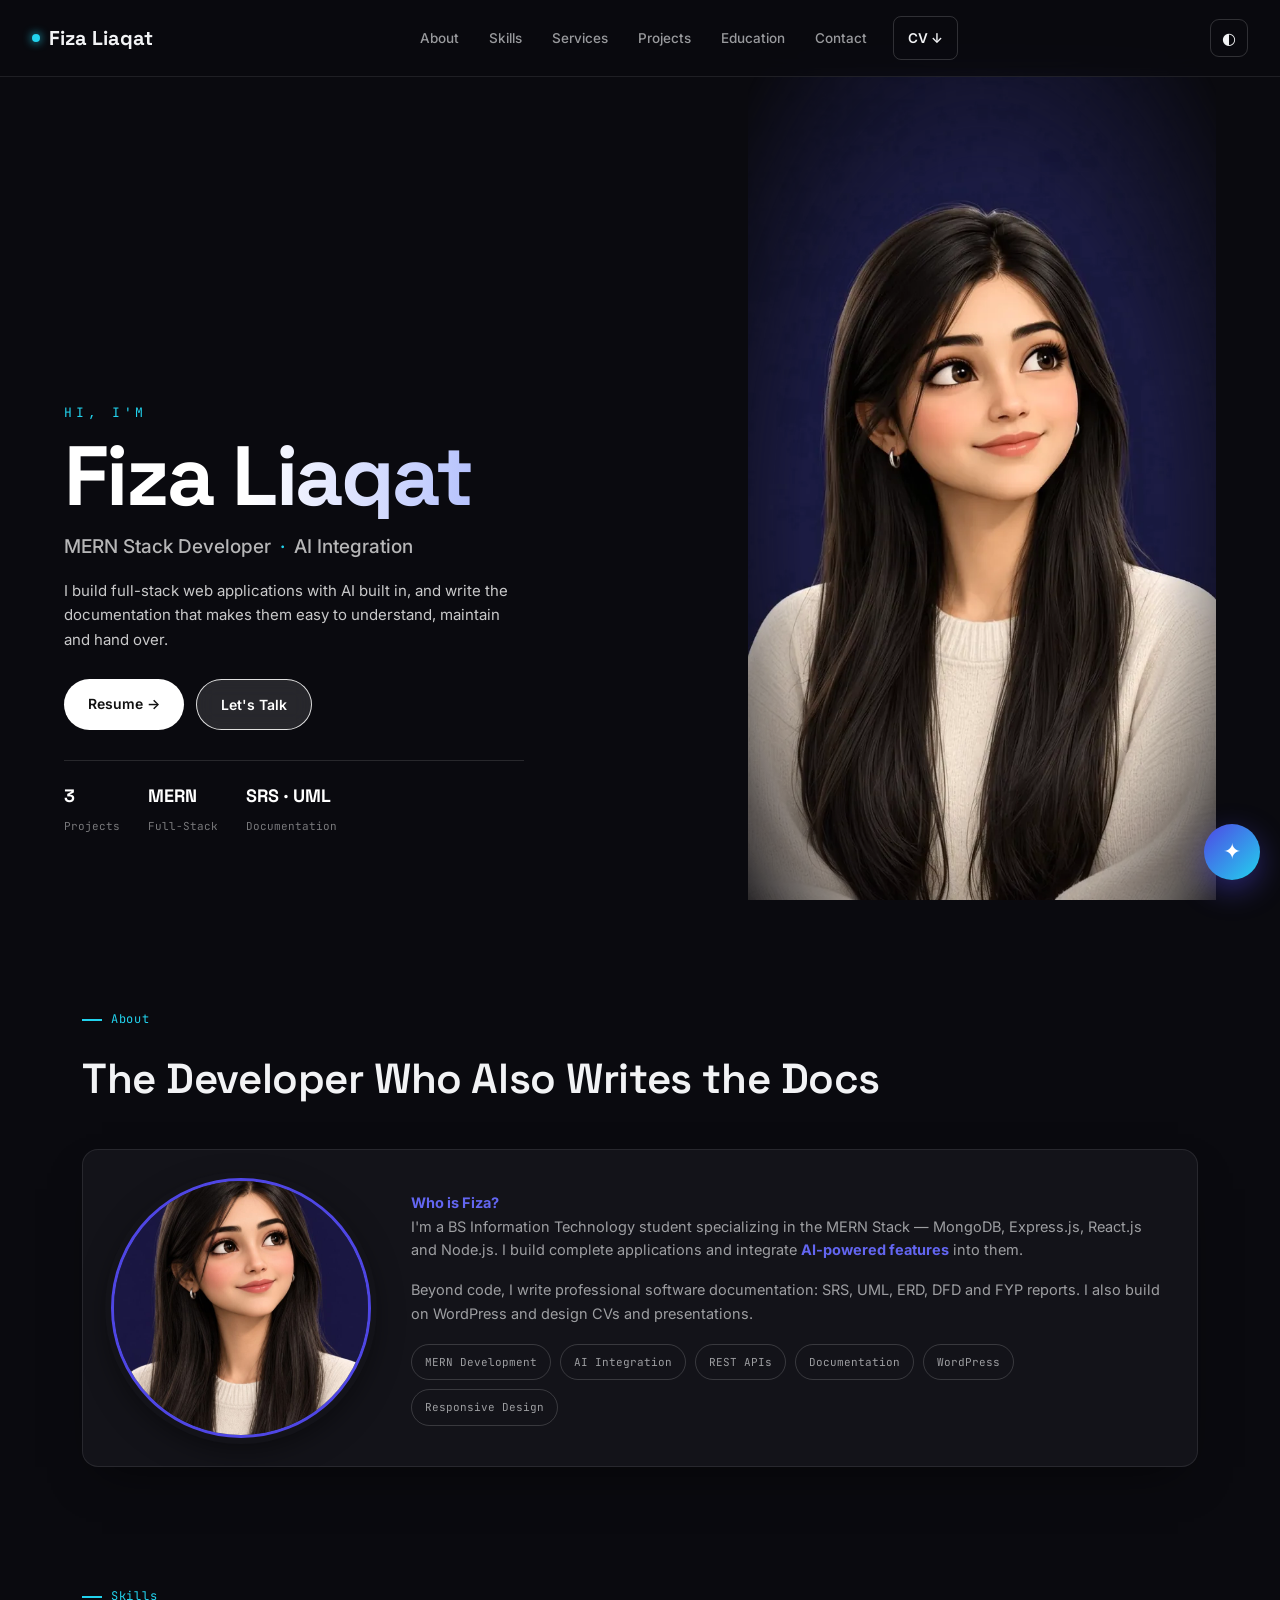
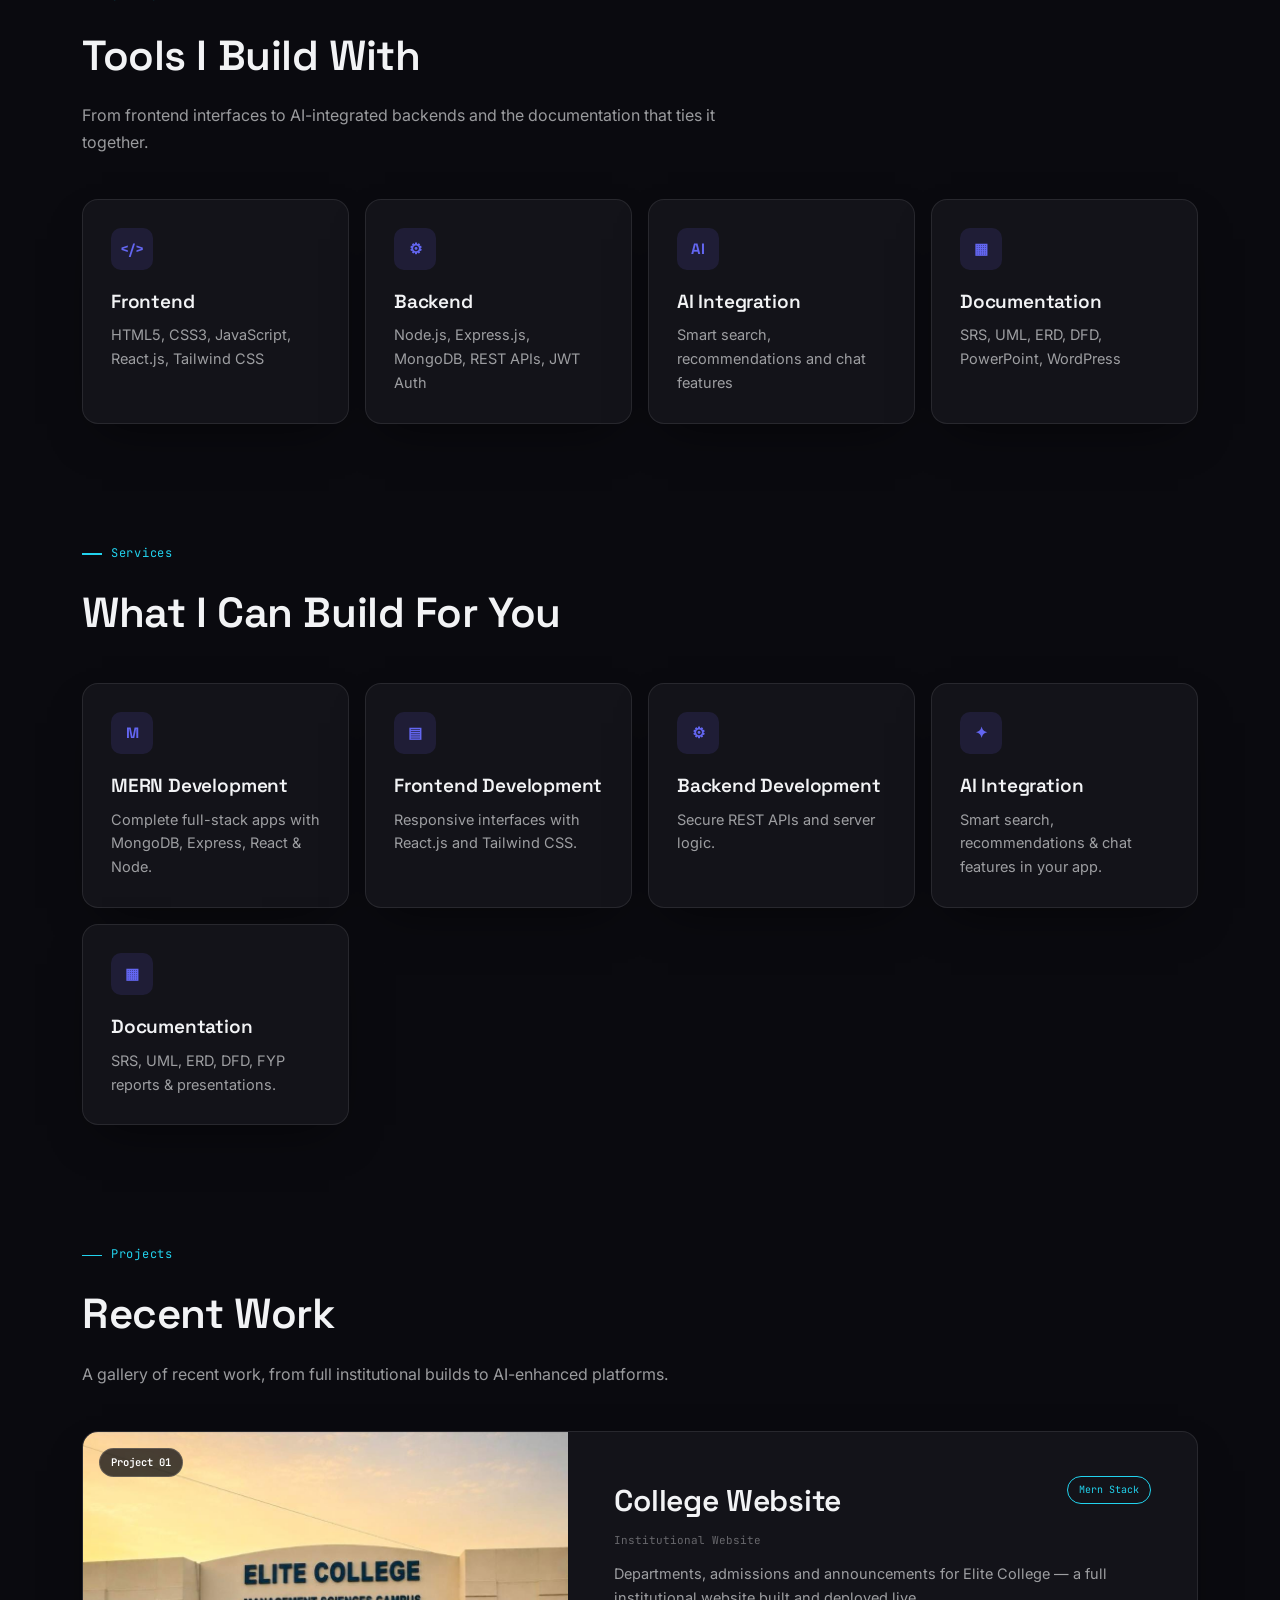
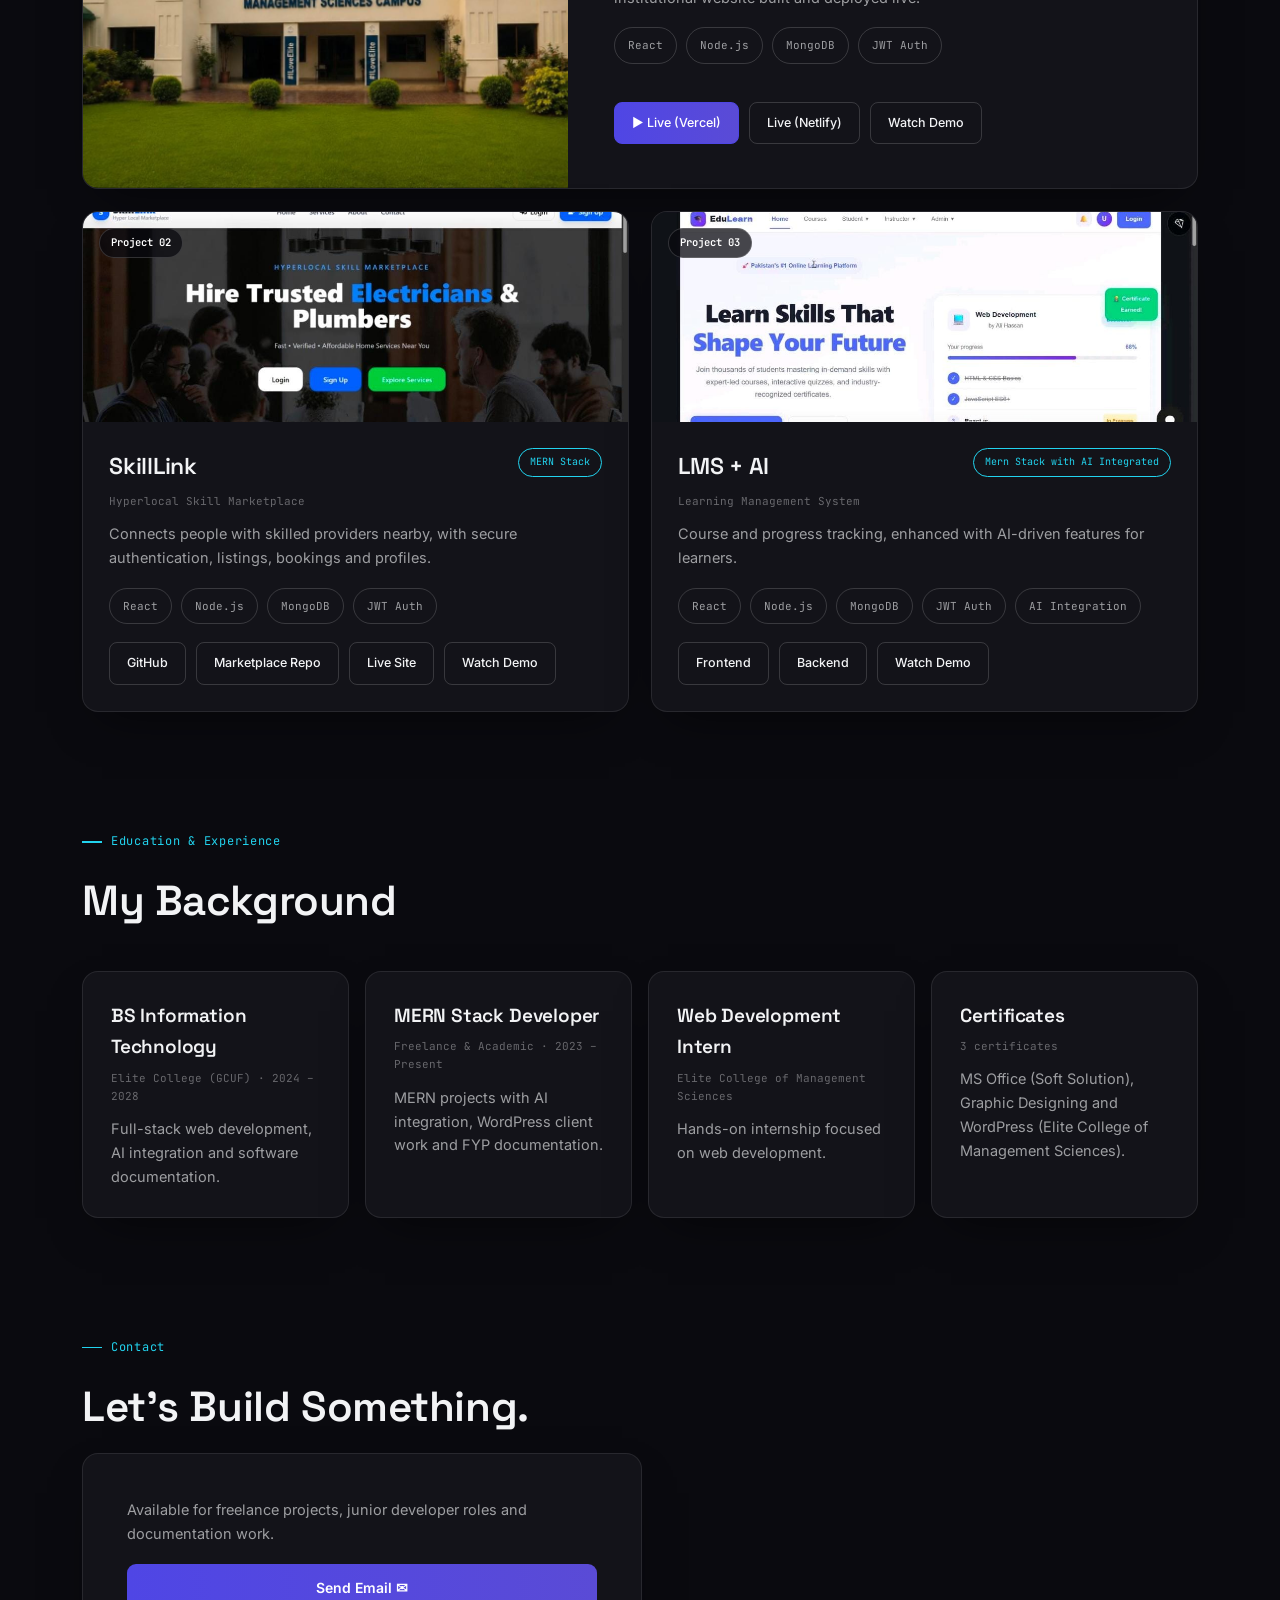
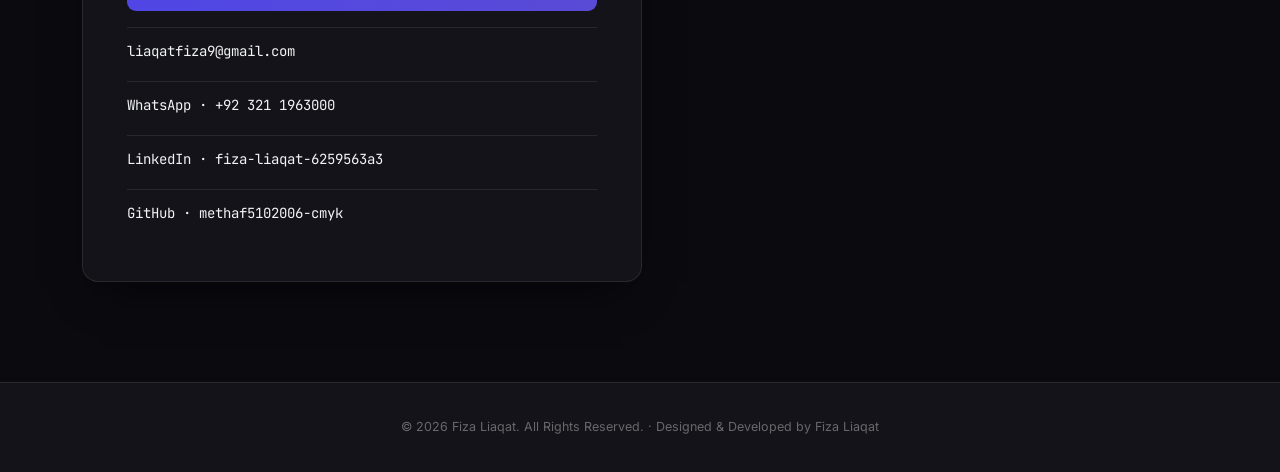
<file: index.html>
<!DOCTYPE html>
<html lang="en">
<head>
<meta charset="UTF-8">
<meta name="viewport" content="width=device-width, initial-scale=1.0, viewport-fit=cover">
<title>Fiza Liaqat — MERN Stack Developer & AI Integration</title>
<meta name="description" content="Fiza Liaqat — MERN Stack Developer building full-stack apps with AI integration, plus professional software documentation.">
<link rel="preconnect" href="https://fonts.googleapis.com">
<link href="https://fonts.googleapis.com/css2?family=Space+Grotesk:wght@400;500;600;700&family=Inter:wght@400;500;600&family=JetBrains+Mono:wght@400;500;600;700&display=swap" rel="stylesheet">
<link rel="stylesheet" href="style.css">
</head>
<body>
<canvas id="bgCanvas" aria-hidden="true"></canvas>
<div class="progress" id="progress"></div>

<header class="nav">
  <a href="#home" class="logo"><span class="dot"></span>Fiza Liaqat</a>
  <nav id="menu">
    <a href="#about">About</a><a href="#skills">Skills</a><a href="#services">Services</a><a href="#projects">Projects</a><a href="#education">Education</a><a href="#contact">Contact</a>
    <a href="resume/cv.pdf" class="nav-cta" download>CV ↓</a>
  </nav>
  <div class="nav-right">
    <button class="icon-btn" id="theme" aria-label="Toggle light/dark theme" title="Toggle theme">◐</button>
    <button class="icon-btn burger" id="burger" aria-label="Menu">☰</button>
  </div>
</header>

<!-- HERO: cursor tracking -->
<section class="hero" id="home">
  <canvas id="heroCanvas"></canvas>
  <div class="hero-text">
    <div class="hi">Hi, I'm</div>
    <h1 class="name">Fiza Liaqat</h1>
    <div class="role">MERN Stack Developer <span>·</span> AI Integration</div>
    <p>I build full-stack web applications with AI built in, and write the documentation that makes them easy to understand, maintain and hand over.</p>
    <div class="btns">
      <a href="resume/cv.pdf" class="pill solid" download>Resume →</a>
      <a href="#contact" class="pill glass">Let's Talk</a>
    </div>
    <div class="stats">
      <div><b>3</b><span>Projects</span></div>
      <div><b>MERN</b><span>Full-Stack</span></div>
      <div><b>SRS · UML</b><span>Documentation</span></div>
    </div>
  </div>
</section>
<div class="cdot" id="cdot"></div><div class="cring" id="cring"></div>

<section id="about" class="sec">
  <div class="scene-num">About</div>
  <h2>The Developer Who Also Writes the Docs</h2>
  <div class="card about" style="margin-top:36px">
    <div class="aimg"><span>FL</span><img src="images/fiza.jpg" alt="Fiza Liaqat" onerror="this.style.display='none'"></div>
    <div>
      <p><strong>Who is Fiza?</strong><br>I'm a BS Information Technology student specializing in the MERN Stack — MongoDB, Express.js, React.js and Node.js. I build complete applications and integrate <strong>AI-powered features</strong> into them.</p>
      <p>Beyond code, I write professional software documentation: SRS, UML, ERD, DFD and FYP reports. I also build on WordPress and design CVs and presentations.</p>
      <div class="chips"><span>MERN Development</span><span>AI Integration</span><span>REST APIs</span><span>Documentation</span><span>WordPress</span><span>Responsive Design</span></div>
    </div>
  </div>
</section>

<section id="skills" class="sec">
  <div class="scene-num">Skills</div>
  <h2>Tools I Build With</h2>
  <p class="sub">From frontend interfaces to AI-integrated backends and the documentation that ties it together.</p>
  <div class="grid cols">
    <div class="card"><div class="icon">&lt;/&gt;</div><h3>Frontend</h3><p>HTML5, CSS3, JavaScript, React.js, Tailwind CSS</p></div>
    <div class="card"><div class="icon">⚙</div><h3>Backend</h3><p>Node.js, Express.js, MongoDB, REST APIs, JWT Auth</p></div>
    <div class="card"><div class="icon">AI</div><h3>AI Integration</h3><p>Smart search, recommendations and chat features</p></div>
    <div class="card"><div class="icon">▦</div><h3>Documentation</h3><p>SRS, UML, ERD, DFD, PowerPoint, WordPress</p></div>
  </div>
</section>

<section id="services" class="sec">
  <div class="scene-num">Services</div>
  <h2>What I Can Build For You</h2>
  <div class="grid cols" style="margin-top:36px">
    <div class="card"><div class="icon">M</div><h3>MERN Development</h3><p>Complete full-stack apps with MongoDB, Express, React & Node.</p></div>
    <div class="card"><div class="icon">▤</div><h3>Frontend Development</h3><p>Responsive interfaces with React.js and Tailwind CSS.</p></div>
    <div class="card"><div class="icon">⚙</div><h3>Backend Development</h3><p>Secure REST APIs and server logic.</p></div>
    <div class="card"><div class="icon">✦</div><h3>AI Integration</h3><p>Smart search, recommendations & chat features in your app.</p></div>
    <div class="card"><div class="icon">▦</div><h3>Documentation</h3><p>SRS, UML, ERD, DFD, FYP reports & presentations.</p></div>
  </div>
</section>

<section id="projects" class="sec">
  <div class="scene-num">Projects</div>
  <h2>Recent Work</h2>
  <p class="sub">A gallery of recent work, from full institutional builds to AI-enhanced platforms.</p>
  <div class="grid projects">
    <article class="card proj featured">
      <div class="pimg"><span class="pnum">Project 01</span><img src="images/screenshot-3.png" alt="College Website" onerror="this.style.display='none'"></div>
      <div class="pbody">
        <div class="ptop"><h3>College Website</h3><span class="badge">Mern Stack</span></div>
        <small>Institutional Website</small>
        <p>Departments, admissions and announcements for Elite College — a full institutional website built and deployed live.</p>
        <div class="chips"><span>React</span><span>Node.js</span><span>MongoDB</span><span>JWT Auth</span></div>
        <div class="links"><a class="demo" href="https://college-website-five-gilt.vercel.app" target="_blank" rel="noopener">▶ Live (Vercel)</a><a href="https://elit-college.netlify.app" target="_blank" rel="noopener">Live (Netlify)</a><a href="https://lnkd.in/p/d7x-QzDr" target="_blank" rel="noopener">Watch Demo</a></div>
      </div>
    </article>
    <article class="card proj">
      <div class="pimg"><span class="pnum">Project 02</span><img src="images/screenshot-1.png" alt="SkillLink" onerror="this.style.display='none'"></div>
      <div class="pbody">
        <div class="ptop"><h3>SkillLink</h3><span class="badge">MERN Stack</span></div>
        <small>Hyperlocal Skill Marketplace</small>
        <p>Connects people with skilled providers nearby, with secure authentication, listings, bookings and profiles.</p>
        <div class="chips"><span>React</span><span>Node.js</span><span>MongoDB</span><span>JWT Auth</span></div>
        <div class="links"><a href="https://github.com/methaf5102006-cmyk/Skill-link" target="_blank" rel="noopener">GitHub</a><a href="https://github.com/methaf5102006-cmyk/Hyperlocalmarketplace" target="_blank" rel="noopener">Marketplace Repo</a><a href="https://hyperlocalmarketplace.vercel.app/" target="_blank" rel="noopener">Live Site</a><a href="https://lnkd.in/p/g5Na35Vm" target="_blank" rel="noopener">Watch Demo</a></div>
      </div>
    </article>
    <article class="card proj">
      <div class="pimg"><span class="pnum">Project 03</span><img src="images/screenshot-2.png" alt="LMS + AI" onerror="this.style.display='none'"></div>
      <div class="pbody">
        <div class="ptop"><h3>LMS + AI</h3><span class="badge">Mern Stack with AI Integrated</span></div>
        <small>Learning Management System</small>
        <p>Course and progress tracking, enhanced with AI-driven features for learners.</p>
        <div class="chips"><span>React</span><span>Node.js</span><span>MongoDB</span><span>JWT Auth</span><span>AI Integration</span></div>
        <div class="links"><a href="https://github.com/methaf5102006-cmyk/LMS_Frontend" target="_blank" rel="noopener">Frontend</a><a href="https://github.com/methaf5102006-cmyk/LMS-Backend" target="_blank" rel="noopener">Backend</a><a href="https://lnkd.in/p/g6g4ewK6" target="_blank" rel="noopener">Watch Demo</a></div>
      </div>
    </article>
  </div>
</section>

<section id="education" class="sec">
  <div class="scene-num">Education & Experience</div>
  <h2>My Background</h2>
  <div class="grid cols" style="margin-top:36px">
    <div class="card"><h3>BS Information Technology</h3><small>Elite College (GCUF) · 2024 – 2028</small><p>Full-stack web development, AI integration and software documentation.</p></div>
    <div class="card"><h3>MERN Stack Developer</h3><small>Freelance & Academic · 2023 – Present</small><p>MERN projects with AI integration, WordPress client work and FYP documentation.</p></div>
    <div class="card"><h3>Web Development Intern</h3><small>Elite College of Management Sciences</small><p>Hands-on internship focused on web development.</p></div>
    <div class="card"><h3>Certificates</h3><small>3 certificates</small><p>MS Office (Soft Solution), Graphic Designing and WordPress (Elite College of Management Sciences).</p></div>
  </div>
</section>

<section id="contact" class="sec">
  <div class="scene-num">Contact</div>
  <h2>Let's Build Something.</h2>
  <div class="card contact">
    <p>Available for freelance projects, junior developer roles and documentation work.</p>
    <a href="mailto:liaqatfiza9@gmail.com" class="mail-btn">Send Email ✉</a>
    <a href="mailto:liaqatfiza9@gmail.com">liaqatfiza9@gmail.com</a>
    <a href="https://wa.me/923211963000" target="_blank" rel="noopener">WhatsApp · +92 321 1963000</a>
    <a href="https://www.linkedin.com/in/fiza-liaqat-6259563a3/" target="_blank" rel="noopener">LinkedIn · fiza-liaqat-6259563a3</a>
    <a href="https://github.com/methaf5102006-cmyk" target="_blank" rel="noopener">GitHub · methaf5102006-cmyk</a>
  </div>
</section>

<footer>© 2026 Fiza Liaqat. All Rights Reserved. · Designed & Developed by Fiza Liaqat</footer>

<script src="script.js"></script>
<script src="ai.js"></script>
</body>
</html>
</file>
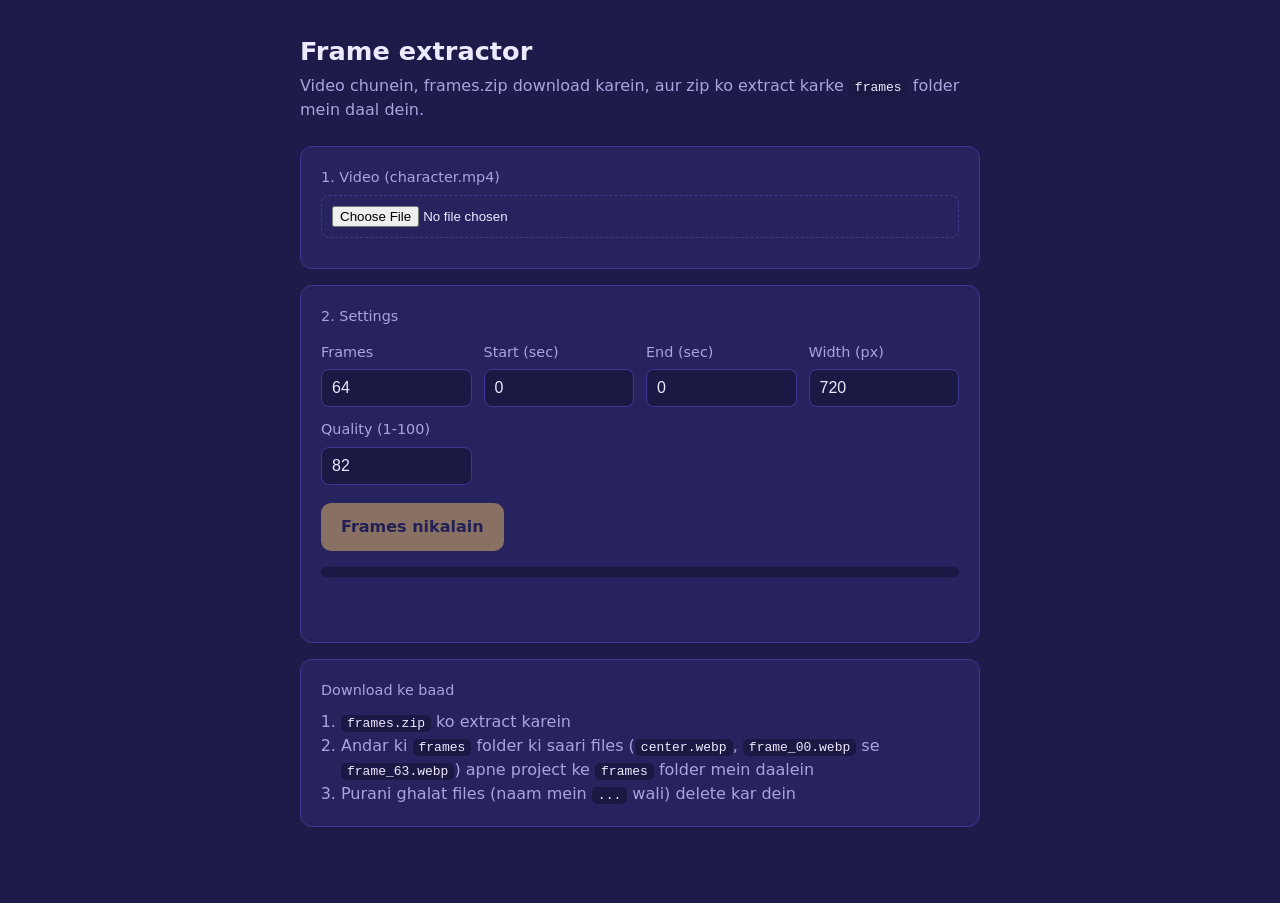
<file: tool.html>
<!DOCTYPE html>
<html lang="en">
<head>
<meta charset="utf-8">
<meta name="viewport" content="width=device-width, initial-scale=1">
<title>Frame extractor</title>
<style>
  :root{
    --bg:#1E1B4B; --panel:#27235f; --line:#3d3890; --text:#eceaff; --muted:#a9a4dd; --accent:#ffd166; --ok:#7fe3b0; --err:#ff8a8a;
  }
  *{box-sizing:border-box}
  html,body{margin:0;background:var(--bg);color:var(--text);font-family:system-ui,-apple-system,"Segoe UI",Roboto,sans-serif;line-height:1.5}
  main{max-width:720px;margin:0 auto;padding:32px 20px 60px}
  h1{font-size:1.6rem;margin:0 0 4px}
  p.lead{color:var(--muted);margin:0 0 24px}
  .card{background:var(--panel);border:1px solid var(--line);border-radius:12px;padding:20px;margin-bottom:16px}
  label{display:block;font-size:.9rem;color:var(--muted);margin-bottom:6px}
  input[type=file]{width:100%;padding:10px;border:1px dashed var(--line);border-radius:8px;background:transparent;color:var(--text)}
  .row{display:grid;grid-template-columns:repeat(auto-fit,minmax(140px,1fr));gap:12px;margin-top:14px}
  input[type=number]{width:100%;padding:9px 10px;border-radius:8px;border:1px solid var(--line);background:#1b1844;color:var(--text);font-size:1rem}
  button{font:inherit;font-weight:600;padding:12px 20px;border-radius:10px;border:0;background:var(--accent);color:#1E1B4B;cursor:pointer;margin-top:18px}
  button:disabled{opacity:.45;cursor:not-allowed}
  button:focus-visible,input:focus-visible{outline:3px solid #fff;outline-offset:2px}
  video{width:100%;max-height:300px;border-radius:8px;background:#000;display:none;margin-top:14px}
  .bar{height:10px;background:#1b1844;border-radius:99px;overflow:hidden;margin-top:16px}
  .bar>i{display:block;height:100%;width:0;background:var(--ok);transition:width .1s}
  #status{margin-top:10px;font-size:.95rem;min-height:1.4em}
  .ok{color:var(--ok)} .err{color:var(--err)}
  .thumbs{display:grid;grid-template-columns:repeat(8,1fr);gap:4px;margin-top:14px}
  .thumbs img{width:100%;border-radius:4px;display:block}
  ol{padding-left:20px;color:var(--muted);margin:8px 0 0}
  code{background:#1b1844;padding:1px 6px;border-radius:5px;color:var(--text)}
</style>
</head>
<body>
<main>
  <h1>Frame extractor</h1>
  <p class="lead">Video chunein, frames.zip download karein, aur zip ko extract karke <code>frames</code> folder mein daal dein.</p>

  <section class="card">
    <label for="file">1. Video (character.mp4)</label>
    <input id="file" type="file" accept="video/*">
    <video id="vid" muted playsinline preload="auto" controls></video>
    <div id="info" style="margin-top:10px;color:var(--muted);font-size:.9rem"></div>
  </section>

  <section class="card">
    <label>2. Settings</label>
    <div class="row">
      <div><label for="count">Frames</label><input id="count" type="number" value="64" min="2" max="200"></div>
      <div><label for="start">Start (sec)</label><input id="start" type="number" value="0" min="0" step="0.05"></div>
      <div><label for="end">End (sec)</label><input id="end" type="number" value="0" min="0" step="0.05"></div>
      <div><label for="width">Width (px)</label><input id="width" type="number" value="720" min="200" max="1920" step="10"></div>
      <div><label for="quality">Quality (1-100)</label><input id="quality" type="number" value="82" min="30" max="100"></div>
    </div>
    <button id="go" disabled>Frames nikalain</button>
    <div class="bar"><i id="prog"></i></div>
    <div id="status"></div>
    <div class="thumbs" id="thumbs"></div>
  </section>

  <section class="card">
    <label>Download ke baad</label>
    <ol>
      <li><code>frames.zip</code> ko extract karein</li>
      <li>Andar ki <code>frames</code> folder ki saari files (<code>center.webp</code>, <code>frame_00.webp</code> se <code>frame_63.webp</code>) apne project ke <code>frames</code> folder mein daalein</li>
      <li>Purani ghalat files (naam mein <code>...</code> wali) delete kar dein</li>
    </ol>
  </section>
</main>

<script>
const $ = id => document.getElementById(id);
const vid = $('vid'), go = $('go'), statusEl = $('status');
let objectUrl = null;

function setStatus(msg, cls){ statusEl.textContent = msg; statusEl.className = cls || ''; }

$('file').addEventListener('change', e => {
  const f = e.target.files[0];
  if(!f) return;
  if(objectUrl) URL.revokeObjectURL(objectUrl);
  objectUrl = URL.createObjectURL(f);
  vid.src = objectUrl;
  vid.style.display = 'block';
  go.disabled = true;
  setStatus('Video load ho rahi hai...');
});

vid.addEventListener('loadedmetadata', () => {
  const d = vid.duration;
  $('start').value = 0;
  $('end').value = d.toFixed(2);
  $('end').max = d;
  $('info').textContent = `Length: ${d.toFixed(2)} sec, size: ${vid.videoWidth}x${vid.videoHeight}`;
  go.disabled = false;
  setStatus('Tayyar hai.', 'ok');
});
vid.addEventListener('error', () => setStatus('Video load nahi hui. Chrome ya Edge mein mp4 file chunein.', 'err'));

function seekTo(t){
  return new Promise((res, rej) => {
    const ok = () => { vid.removeEventListener('error', bad); res(); };
    const bad = () => { vid.removeEventListener('seeked', ok); rej(new Error('seek fail')); };
    vid.addEventListener('seeked', ok, { once:true });
    vid.addEventListener('error', bad, { once:true });
    vid.currentTime = t;
  });
}

// Minimal "store" zip writer (no compression), so no outside library is needed.
const crcTable = (() => {
  const t = new Uint32Array(256);
  for(let n=0;n<256;n++){ let c=n; for(let k=0;k<8;k++) c = c&1 ? 0xEDB88320 ^ (c>>>1) : c>>>1; t[n]=c>>>0; }
  return t;
})();
function crc32(buf){
  let c = 0xFFFFFFFF;
  for(let i=0;i<buf.length;i++) c = crcTable[(c ^ buf[i]) & 0xFF] ^ (c>>>8);
  return (c ^ 0xFFFFFFFF) >>> 0;
}
function makeZip(files){ // files: [{name, data:Uint8Array}]
  const enc = new TextEncoder();
  const parts = [], central = [];
  let offset = 0;
  for(const f of files){
    const name = enc.encode(f.name);
    const crc = crc32(f.data);
    const lh = new DataView(new ArrayBuffer(30));
    lh.setUint32(0,0x04034b50,true); lh.setUint16(4,20,true); lh.setUint16(6,0x0800,true);
    lh.setUint16(8,0,true); lh.setUint16(10,0,true); lh.setUint16(12,33,true);
    lh.setUint32(14,crc,true); lh.setUint32(18,f.data.length,true); lh.setUint32(22,f.data.length,true);
    lh.setUint16(26,name.length,true); lh.setUint16(28,0,true);
    parts.push(new Uint8Array(lh.buffer), name, f.data);

    const ch = new DataView(new ArrayBuffer(46));
    ch.setUint32(0,0x02014b50,true); ch.setUint16(4,20,true); ch.setUint16(6,20,true); ch.setUint16(8,0x0800,true);
    ch.setUint16(10,0,true); ch.setUint16(12,0,true); ch.setUint16(14,33,true);
    ch.setUint32(16,crc,true); ch.setUint32(20,f.data.length,true); ch.setUint32(24,f.data.length,true);
    ch.setUint16(28,name.length,true); ch.setUint32(42,offset,true);
    central.push(new Uint8Array(ch.buffer), name);

    offset += 30 + name.length + f.data.length;
  }
  let cdSize = 0; central.forEach(p => cdSize += p.length);
  const end = new DataView(new ArrayBuffer(22));
  end.setUint32(0,0x06054b50,true);
  end.setUint16(8,files.length,true); end.setUint16(10,files.length,true);
  end.setUint32(12,cdSize,true); end.setUint32(16,offset,true);
  return new Blob([...parts, ...central, new Uint8Array(end.buffer)], { type:'application/zip' });
}

function canvasBlob(canvas, q){
  return new Promise(res => canvas.toBlob(res, 'image/webp', q));
}

go.addEventListener('click', async () => {
  const count = Math.max(2, Math.min(200, parseInt($('count').value) || 64));
  const start = Math.max(0, parseFloat($('start').value) || 0);
  const end = Math.min(vid.duration, parseFloat($('end').value) || vid.duration);
  const width = parseInt($('width').value) || 720;
  const q = Math.max(30, Math.min(100, parseInt($('quality').value) || 82)) / 100;
  if(end <= start){ setStatus('End time Start se bada hona chahiye.', 'err'); return; }

  go.disabled = true;
  $('thumbs').innerHTML = '';
  vid.pause();

  const height = Math.round(width * vid.videoHeight / vid.videoWidth);
  const canvas = document.createElement('canvas');
  canvas.width = width; canvas.height = height;
  const ctx = canvas.getContext('2d');
  const files = [];
  const pad = n => String(n).padStart(2, '0');

  try{
    // frames are spread evenly from start to end; the last frame sits just before `end`
    const span = end - start;
    for(let i=0;i<count;i++){
      const t = Math.min(start + (span * i) / count, vid.duration - 0.01);
      await seekTo(t);
      ctx.drawImage(vid, 0, 0, width, height);
      const blob = await canvasBlob(canvas, q);
      if(!blob || blob.type !== 'image/webp') throw new Error('Is browser mein webp save nahi ho raha. Chrome ya Edge use karein.');
      const data = new Uint8Array(await blob.arrayBuffer());
      files.push({ name:`frames/frame_${pad(i)}.webp`, data });
      if(i === 0) files.push({ name:'frames/center.webp', data });

      if(i % Math.ceil(count/16) === 0){
        const img = new Image(); img.src = URL.createObjectURL(blob);
        $('thumbs').appendChild(img);
      }
      $('prog').style.width = ((i+1)/count*100) + '%';
      setStatus(`Frame ${i+1} / ${count}`);
    }

    setStatus('Zip ban rahi hai...');
    const zip = makeZip(files);
    const a = document.createElement('a');
    a.href = URL.createObjectURL(zip);
    a.download = 'frames.zip';
    document.body.appendChild(a); a.click(); a.remove();
    const mb = (zip.size/1048576).toFixed(1);
    setStatus(`Ho gaya. frames.zip (${mb} MB) download ho gayi, ${count} frames + center.webp.`, 'ok');
  }catch(err){
    setStatus('Masla aaya: ' + err.message, 'err');
  }finally{
    go.disabled = false;
  }
});
</script>
</body>
</html>
</file>
<file: style.css>
:root{
  --hero-bg:#0A0A0F; /* baqi theme jaisa dark */
  --char-ratio:.5625; /* script.js frame se khud sahi ratio laga deti hai */
  --nav-h:68px;
  --bg:#0A0A0F;--surface:#131319;--surface-2:#191A22;
  --accent:#4F46E5;--accent-bright:#6366F1;--accent-2:#22D3EE;
  --text:#F2F3F5;--dim:rgba(242,243,245,.62);--dimmer:rgba(242,243,245,.38);
  --border:rgba(255,255,255,.09);--border-strong:rgba(255,255,255,.16);
}
body.light-mode{
  --bg:#F5F5F7;--surface:#FFFFFF;--surface-2:#EFEFF2;--accent-bright:#4338CA;--accent-2:#0891B2;
  --text:#0A0A0A;--dim:rgba(10,10,10,.62);--dimmer:rgba(10,10,10,.4);--border:rgba(10,10,10,.1);--border-strong:rgba(10,10,10,.2);
}
*{margin:0;padding:0;box-sizing:border-box}
html{scroll-behavior:smooth}
body{background:var(--bg);color:var(--text);font-family:'Inter',sans-serif;line-height:1.65;overflow-x:hidden;transition:background-color .35s,color .35s}
a{color:inherit;text-decoration:none}
h1,h2,h3,h4{font-family:'Space Grotesk',sans-serif;letter-spacing:-.01em;font-weight:600}
::selection{background:var(--accent);color:#fff}
:focus-visible{outline:2px solid var(--accent-bright);outline-offset:3px}
#bgCanvas{position:fixed;inset:0;z-index:1;pointer-events:none;opacity:.5}
body.light-mode #bgCanvas{opacity:.35}
.progress{position:fixed;top:0;left:0;height:3px;width:0;background:linear-gradient(90deg,var(--accent),var(--accent-2));z-index:400}

/* navbar */
.nav{position:fixed;top:0;left:0;right:0;z-index:100;display:flex;align-items:center;justify-content:space-between;gap:12px;
  padding:16px 32px;padding-top:max(16px,env(safe-area-inset-top));background:rgba(10,10,15,.75);
  border-bottom:1px solid var(--border);backdrop-filter:blur(12px);-webkit-backdrop-filter:blur(12px)}
body.light-mode .nav{background:rgba(245,245,247,.8)}
.logo{font-family:'Space Grotesk',sans-serif;font-size:20px;font-weight:700;display:flex;align-items:center;gap:9px}
.logo .dot{width:8px;height:8px;border-radius:50%;background:var(--accent-2);box-shadow:0 0 10px var(--accent-2)}
.nav nav{display:flex;align-items:center;gap:2px}
.nav nav a{font-size:13.5px;font-weight:500;color:var(--dim);padding:10px 14px;position:relative;transition:color .25s}
.nav nav a:not(.nav-cta):hover{color:var(--text)}
.nav nav a:not(.nav-cta)::after{content:"";position:absolute;left:14px;right:14px;bottom:5px;height:1.5px;background:var(--accent-2);transform:scaleX(0);transform-origin:left;transition:transform .25s}
.nav nav a:not(.nav-cta):hover::after{transform:scaleX(1)}
.nav nav a.nav-cta{margin-left:10px;font-weight:600;color:var(--text);border:1px solid var(--border-strong);border-radius:8px;transition:all .25s}
.nav nav a.nav-cta:hover{background:var(--accent);border-color:var(--accent);color:#fff}
.nav-right{display:flex;align-items:center;gap:8px}
.icon-btn{background:none;border:1px solid var(--border-strong);color:var(--text);width:38px;height:38px;border-radius:9px;cursor:pointer;font-size:16px;transition:all .25s}
.icon-btn:hover{border-color:var(--accent-2);color:var(--accent-2)}
.burger{display:none}

/* hero */
.hero{position:relative;z-index:5;width:100%;height:100vh;height:100svh;min-height:520px;overflow:hidden;background:var(--hero-bg)}
/* character: poori frame dikhe (zoom nahi), right side par, nav ke neeche se shuru */
#heroCanvas{
  position:absolute;
  top:var(--nav-h);
  right:clamp(0px,5vw,80px);
  height:calc(100% - var(--nav-h));
  width:auto;
  aspect-ratio:var(--char-ratio);
  display:block;
  touch-action:pan-y;
  -webkit-mask-image:radial-gradient(ellipse 70% 75% at 50% 55%,#000 55%,transparent 100%);
  mask-image:radial-gradient(ellipse 70% 75% at 50% 55%,#000 55%,transparent 100%);
}
.hero-text{position:absolute;left:clamp(20px,5vw,64px);bottom:clamp(28px,7vh,72px);z-index:3;max-width:520px;color:#fff}
.hi{font-family:'JetBrains Mono',monospace;font-size:13px;letter-spacing:.3em;text-transform:uppercase;color:var(--accent-2)}
.name{font-family:'Space Grotesk',sans-serif;font-weight:700;font-size:clamp(44px,7vw,84px);line-height:1.02;letter-spacing:-.03em;margin:10px 0 12px;background:linear-gradient(90deg,#fff 40%,#A5B4FC);-webkit-background-clip:text;background-clip:text;color:transparent}
.role{font-size:clamp(15px,1.6vw,19px);font-weight:500;color:rgba(255,255,255,.7);margin-bottom:16px}
.role span{color:var(--accent-2);margin:0 4px}
.hero-text p{font-size:15px;color:rgba(255,255,255,.78);max-width:460px;margin-bottom:26px}
.btns{display:flex;gap:12px;flex-wrap:wrap}
.pill{padding:13px 24px;border-radius:99px;font-weight:600;font-size:14px;transition:transform .25s}
.pill:hover{transform:translateY(-2px)}
.solid{background:#fff;color:#111}
.glass{border:1px solid rgba(255,255,255,.85);background:rgba(255,255,255,.12);backdrop-filter:blur(10px);-webkit-backdrop-filter:blur(10px)}
.stats{display:flex;gap:28px;flex-wrap:wrap;margin-top:30px;padding-top:20px;border-top:1px solid rgba(255,255,255,.12)}
.stats b{display:block;font-family:'Space Grotesk',sans-serif;font-size:18px;font-weight:700}
.stats span{font-family:'JetBrains Mono',monospace;font-size:11px;color:rgba(255,255,255,.45)}
.cdot,.cring{position:fixed;top:0;left:0;pointer-events:none;z-index:500;border-radius:50%;opacity:0}
.cdot{width:10px;height:10px;margin:-5px 0 0 -5px;background:#fff;box-shadow:0 0 14px 3px rgba(255,255,255,.8);transition:opacity .25s}
.cring{width:38px;height:38px;margin:-19px 0 0 -19px;border:1.5px solid rgba(255,255,255,.7);transition:opacity .25s,width .25s,height .25s,margin .25s}
.cring.big{width:64px;height:64px;margin:-32px 0 0 -32px;background:rgba(255,255,255,.12)}
.cdot.on,.cring.on{opacity:1}
.hero.live,.hero.live a{cursor:none}

/* sections */
.sec{position:relative;z-index:5;max-width:1180px;margin:0 auto;padding:110px 32px 10px}
.scene-num{font-family:'JetBrains Mono',monospace;font-size:12px;letter-spacing:.06em;color:var(--accent-2);display:flex;align-items:center;gap:9px;margin-bottom:14px}
.scene-num::before{content:"";width:20px;height:1.5px;background:var(--accent-2)}
.sec h2{font-size:clamp(30px,3.6vw,42px);margin-bottom:12px}
.sec .sub{color:var(--dim);margin-bottom:44px;max-width:640px}
.sec h2:last-child{margin-bottom:40px}
.card{background:var(--surface);border:1px solid var(--border);border-radius:16px;padding:28px;box-shadow:0 20px 45px -20px rgba(0,0,0,.6);transition:transform .35s,border-color .35s,box-shadow .35s}
.card:hover{transform:translateY(-6px);border-color:var(--border-strong);box-shadow:0 30px 60px -18px rgba(108,92,231,.18)}
.card h3{font-size:19px;margin-bottom:6px}
.card small{display:block;font-family:'JetBrains Mono',monospace;font-size:11px;color:var(--dimmer);margin-bottom:12px}
.card p{color:var(--dim);font-size:14.5px}
.grid{display:grid;gap:16px}
.cols{grid-template-columns:repeat(auto-fit,minmax(240px,1fr))}
.icon{width:42px;height:42px;display:flex;align-items:center;justify-content:center;font-family:'Space Grotesk',sans-serif;font-weight:700;font-size:15px;margin-bottom:16px;border-radius:10px;background:rgba(108,92,231,.14);color:var(--accent-bright)}
.about{display:grid;grid-template-columns:260px 1fr;gap:40px;align-items:center}
.aimg{position:relative;width:260px;height:260px;border-radius:50%;overflow:hidden;border:3px solid var(--accent);box-shadow:0 0 0 6px var(--surface),0 10px 30px rgba(0,0,0,.5);background:linear-gradient(135deg,rgba(108,92,231,.25),rgba(34,211,238,.12)),var(--surface-2)}
.aimg span{position:absolute;inset:0;display:flex;align-items:center;justify-content:center;font-family:'Space Grotesk',sans-serif;font-weight:700;font-size:64px;color:var(--dimmer)}
.aimg img{position:absolute;inset:0;width:100%;height:100%;object-fit:cover;display:block}
.about p{color:var(--dim);margin-bottom:16px}
.about strong{color:var(--accent-bright)}
.chips{display:flex;flex-wrap:wrap;gap:9px;margin-top:18px}
.chips span{font-family:'JetBrains Mono',monospace;font-size:11px;padding:8px 13px;border:1px solid var(--border-strong);border-radius:99px;color:var(--dim);transition:all .2s}
.chips span:hover{border-color:var(--accent-2);color:var(--accent-2)}

/* projects */
.projects{grid-template-columns:repeat(2,1fr);gap:22px}
.proj{padding:0;overflow:hidden;display:flex;flex-direction:column}
.proj .pimg{position:relative;height:210px;overflow:hidden;background:var(--surface-2)}
.proj .pimg img{width:100%;height:100%;object-fit:cover;display:block;transition:transform .5s}
.proj:hover .pimg img{transform:scale(1.05)}
.pnum{position:absolute;top:16px;left:16px;z-index:2;font-family:'JetBrains Mono',monospace;font-size:10.5px;font-weight:600;color:#fff;background:rgba(10,10,15,.75);border:1px solid var(--border-strong);padding:5px 11px;border-radius:99px}
.pnum.done{color:#4ADE80;border-color:rgba(74,222,128,.5)}
.pbody{padding:26px;display:flex;flex-direction:column;flex:1}
.ptop{display:flex;justify-content:space-between;align-items:flex-start;gap:12px;flex-wrap:wrap;margin-bottom:6px}
.proj h3{font-size:23px;margin:0}
.badge{font-family:'JetBrains Mono',monospace;font-size:10px;padding:5px 11px;border-radius:99px;border:1px solid var(--accent-2);color:var(--accent-2)}
.links{display:flex;flex-wrap:wrap;gap:10px;margin-top:auto;padding-top:18px}
.links a{font-size:12.5px;font-weight:500;padding:10px 17px;border:1px solid var(--border-strong);border-radius:8px;transition:all .2s}
.links a:hover{border-color:var(--accent-2);color:var(--accent-2)}
.links a.demo{background:linear-gradient(90deg,var(--accent),#5A4BD6);border-color:var(--accent);color:#fff}
.proj.featured{grid-column:span 2;flex-direction:row}
.proj.featured .pimg{height:auto;min-height:340px;flex:.95}
.proj.featured .pbody{flex:1.05;padding:44px 46px;justify-content:center}
.proj.featured h3{font-size:30px}
.proj.featured .links{margin-top:20px}

/* contact + footer */
.contact{display:flex;flex-direction:column;gap:6px;max-width:560px;padding:44px}
.contact p{margin-bottom:12px}
.contact a{font-family:'JetBrains Mono',monospace;font-size:14px;padding:12px 0;border-top:1px solid var(--border);transition:color .2s}
.contact a:hover{color:var(--accent-2)}
.mail-btn{display:inline-block;background:linear-gradient(90deg,var(--accent),#5A4BD6);color:#fff!important;text-align:center;border:0!important;border-radius:9px;margin-bottom:10px;font-family:'Inter',sans-serif!important;font-weight:600}
footer{position:relative;z-index:5;margin-top:90px;background:var(--surface);border-top:1px solid var(--border);padding:34px 20px;text-align:center;color:var(--dimmer);font-size:12.5px}

.rv{opacity:0;transform:translateY(28px);transition:opacity .8s cubic-bezier(.2,.7,.2,1),transform .8s cubic-bezier(.2,.7,.2,1)}
.rv.in{opacity:1;transform:none}

/* mobile */
@media (max-width:960px){
  .projects{grid-template-columns:1fr}
  .proj.featured{grid-column:span 1;flex-direction:column}
  .proj.featured .pimg{min-height:220px;flex:none}
  .proj.featured .pbody{padding:26px}
  .about{grid-template-columns:1fr;text-align:center}
  .aimg{margin:0 auto;width:190px;height:190px}
  .chips{justify-content:center}
}
@media (max-width:760px){
  .nav{padding-left:18px;padding-right:18px}
  .burger{display:block}
  .nav nav{display:none;position:absolute;top:100%;left:0;right:0;flex-direction:column;align-items:stretch;background:var(--surface);padding:10px 18px 16px;border-bottom:1px solid var(--border)}
  .nav nav.open{display:flex}
  .nav nav a{padding:13px 6px}
  .nav nav a.nav-cta{margin:8px 0 0;text-align:center}
  /* mobile par character upar beech mein, text neeche */
  #heroCanvas{right:auto;left:50%;transform:translateX(-50%);height:62%}
  .hero-text{right:20px;max-width:none}
  .hero-text p{max-width:300px;font-size:13.5px}
  .stats{display:none}
  .sec{padding:80px 18px 10px}
  .contact{padding:28px}
}
@media (prefers-reduced-motion:reduce){*{animation:none!important;transition-duration:.01ms!important}}

/* hero light mode */
.hero{transition:background-color .35s}
body.light-mode{--hero-bg:#F5F5F7}
body.light-mode .hero-text{color:var(--text)}
body.light-mode .name{background:linear-gradient(90deg,#0A0A0A 40%,#4338CA);-webkit-background-clip:text;background-clip:text;color:transparent}
body.light-mode .role,
body.light-mode .hero-text p{color:var(--dim)}
body.light-mode .solid{background:#0A0A0A;color:#fff}
body.light-mode .glass{border-color:var(--border-strong);background:rgba(10,10,10,.05);color:var(--text)}
body.light-mode .stats{border-top-color:var(--border)}
body.light-mode .stats span{color:var(--dimmer)}
body.light-mode .cdot{background:#0A0A0A;box-shadow:0 0 14px 3px rgba(10,10,10,.35)}
body.light-mode .cring{border-color:rgba(10,10,10,.6)}
body.light-mode .cring.big{background:rgba(10,10,10,.08)}
body.light-mode .pnum.done{color:#16A34A;border-color:rgba(22,163,74,.5);background:rgba(255,255,255,.85)}
</file>
